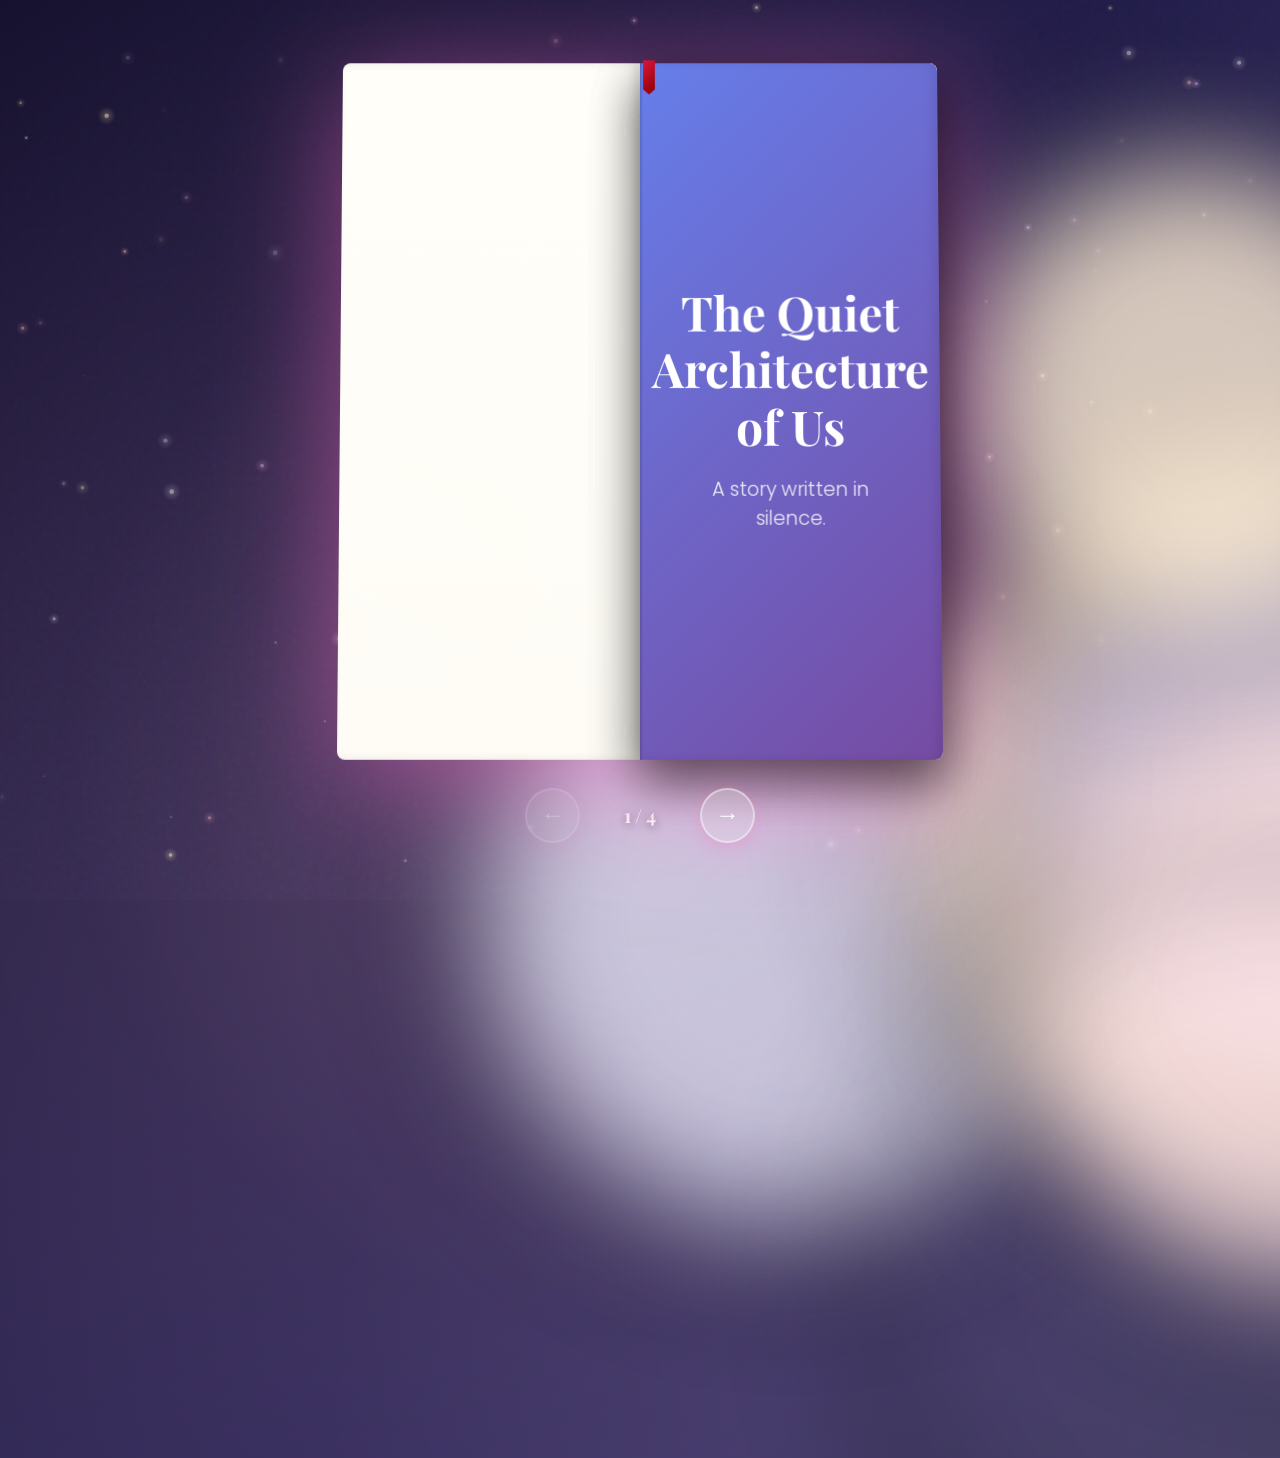
<file: index.html>
<!DOCTYPE html>
<html lang="en">
<head>
    <meta charset="UTF-8">
    <meta name="viewport" content="width=device-width, initial-scale=1.0, user-scalable=no">
    <title>The Quiet Architecture of Us</title>
    <link rel="icon" href="data:image/svg+xml,<svg xmlns='http://www.w3.org/2000/svg' viewBox='0 0 100 100'><text y='0.9em' font-size='90'>📖</text></svg>">
    <link rel="preconnect" href="https://fonts.googleapis.com">
    <link rel="preconnect" href="https://fonts.gstatic.com" crossorigin>
    <link href="https://fonts.googleapis.com/css2?family=Playfair+Display:wght@400;700&family=Poppins:wght@300;400&display=swap" rel="stylesheet">
    <link rel="stylesheet" href="style.css">
</head>
<body>
    <canvas id="particles"></canvas>
    
    <div class="book-container">
        <div class="book">
            <div class="bookmark"></div>
            <div class="page" data-page="0">
                <div class="front cover">
                    <h1>The Quiet Architecture of Us</h1>
                    <p class="subtitle">A story written in silence.</p>
                </div>
                <div class="back">
                    <div class="content">
                        <h2>The First Chapter</h2>
                        <div class="image-frame" style="background: linear-gradient(135deg, #FFB6C1, #FFC0CB); display: flex; align-items: center; justify-content: center; color: white; font-size: 1.5rem; font-family: 'Playfair Display', serif;">
                            <img src="images/page1.jpg" alt="The First Chapter" loading="lazy" onerror="this.style.display='none'; this.parentElement.innerHTML='The First Chapter';">
                        </div>
                        <p class="typewriter" data-text="In the beginning, we were strangers navigating the same crowded room. Your laughter cut through the noise like sunlight through morning fog. I didn't know then that this moment would become the foundation of everything we'd build together."></p>
                    </div>
                </div>
            </div>

            <div class="page" data-page="1">
                <div class="front">
                    <div class="content">
                        <h2>Between Words</h2>
                        <div class="image-frame" style="background: linear-gradient(135deg, #E6B8D7, #D8A7C5); display: flex; align-items: center; justify-content: center; color: white; font-size: 1.5rem; font-family: 'Playfair Display', serif;">
                            <img src="images/page2.jpg" alt="Between Words" loading="lazy" onerror="this.style.display='none'; this.parentElement.innerHTML='Between Words';">
                        </div>
                        <p class="typewriter" data-text="We learned to speak in silences, in the spaces between sentences where understanding lives. Your hand finding mine in the dark, the way you know my thoughts before I voice them—this is our language, written in gestures and glances."></p>
                    </div>
                </div>
                <div class="back">
                    <div class="content">
                        <h2>Unspoken Promises</h2>
                        <div class="image-frame" style="background: linear-gradient(135deg, #FFD6E8, #FFC1E0); display: flex; align-items: center; justify-content: center; color: white; font-size: 1.5rem; font-family: 'Playfair Display', serif;">
                            <img src="images/page3.jpg" alt="Unspoken Promises" loading="lazy" onerror="this.style.display='none'; this.parentElement.innerHTML='Unspoken Promises';">
                        </div>
                        <p class="typewriter" data-text="We never needed grand declarations. Our promises were whispered in morning coffee rituals, in the way you save the last bite for me, in how we've memorized each other's dreams. These small eternities are our vows."></p>
                    </div>
                </div>
            </div>

            <div class="page" data-page="2">
                <div class="front">
                    <div class="content">
                        <h2>Still Growing</h2>
                        <div class="image-frame" style="background: linear-gradient(135deg, #F5C2D8, #E8B5CE); display: flex; align-items: center; justify-content: center; color: white; font-size: 1.5rem; font-family: 'Playfair Display', serif;">
                            <img src="images/page4.jpg" alt="Still Growing" loading="lazy" onerror="this.style.display='none'; this.parentElement.innerHTML='Still Growing';">
                        </div>
                        <p class="typewriter" data-text="Love isn't a destination but a garden we tend together. Through seasons of joy and storms of doubt, we keep planting seeds of patience, watering them with forgiveness. What we're building has no blueprint—only trust and time."></p>
                    </div>
                </div>
                <div class="back">
                    <div class="content back-cover">
                        <p class="ending">And so we continue,<br>writing our story<br>one quiet moment<br>at a time.</p>
                    </div>
                </div>
            </div>
        </div>

        <div class="navigation">
            <button id="prevBtn" class="nav-btn">←</button>
            <span id="pageIndicator">1 / 5</span>
            <button id="nextBtn" class="nav-btn">→</button>
        </div>
    </div>

    <audio id="flipSound" preload="auto">
        <source src="sounds/flip.mp3" type="audio/mpeg">
    </audio>

    <script src="script.js"></script>
</body>
</html>
</file>
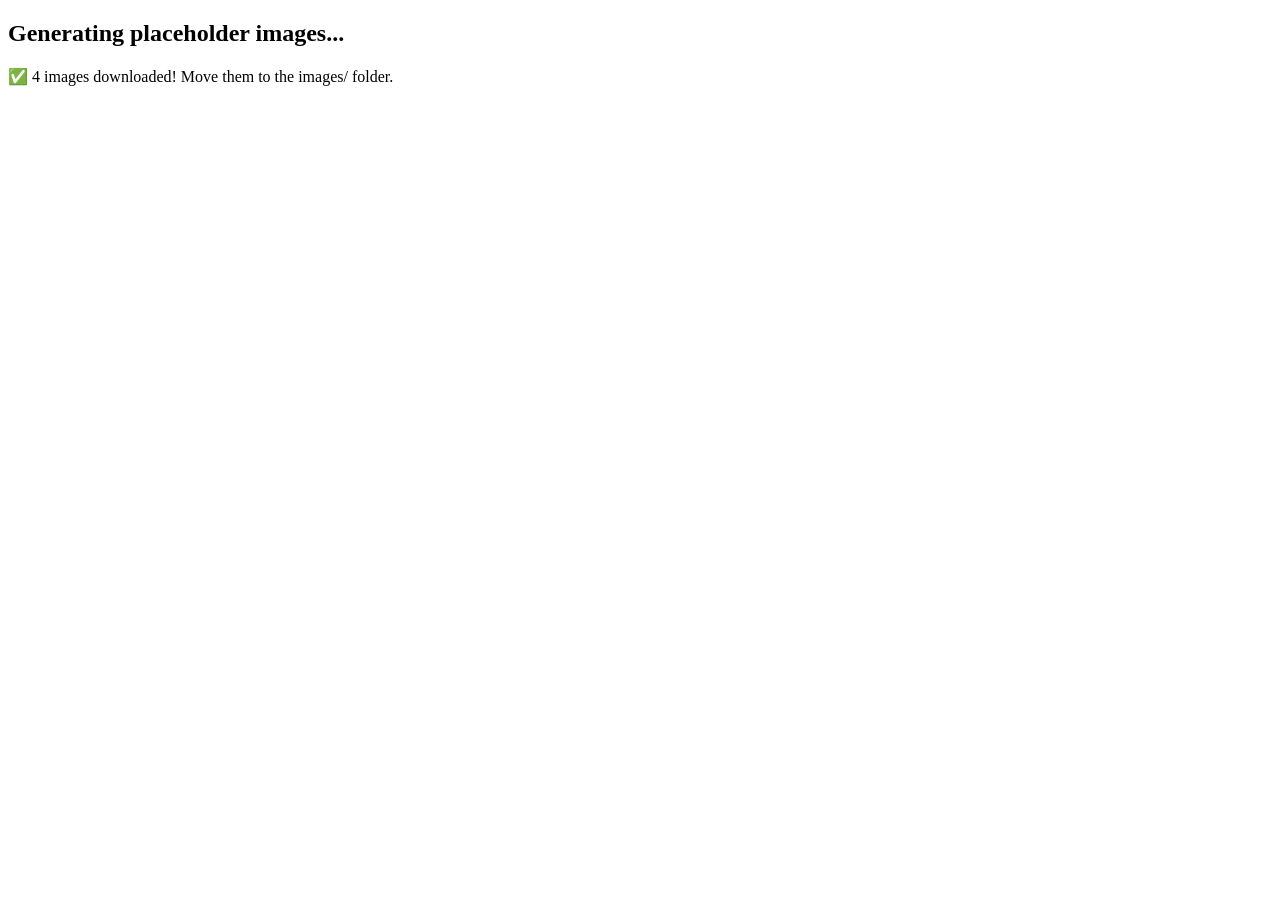
<file: generate-images.html>
<!DOCTYPE html>
<html>
<head>
    <title>Generate Placeholder Images</title>
</head>
<body>
    <h2>Generating placeholder images...</h2>
    <script>
        const colors = [
            ['#FFB6C1', '#FFC0CB'],
            ['#E6B8D7', '#D8A7C5'],
            ['#FFD6E8', '#FFC1E0'],
            ['#F5C2D8', '#E8B5CE']
        ];

        const titles = ['The First Chapter', 'Between Words', 'Unspoken Promises', 'Still Growing'];

        for (let i = 0; i < 4; i++) {
            const canvas = document.createElement('canvas');
            canvas.width = 800;
            canvas.height = 600;
            const ctx = canvas.getContext('2d');

            const gradient = ctx.createLinearGradient(0, 0, 800, 600);
            gradient.addColorStop(0, colors[i][0]);
            gradient.addColorStop(1, colors[i][1]);
            ctx.fillStyle = gradient;
            ctx.fillRect(0, 0, 800, 600);

            ctx.fillStyle = 'rgba(255, 255, 255, 0.8)';
            ctx.font = 'bold 48px Playfair Display, serif';
            ctx.textAlign = 'center';
            ctx.textBaseline = 'middle';
            ctx.fillText(titles[i], 400, 300);

            canvas.toBlob(blob => {
                const url = URL.createObjectURL(blob);
                const a = document.createElement('a');
                a.href = url;
                a.download = `page${i + 1}.jpg`;
                a.click();
                URL.revokeObjectURL(url);
            }, 'image/jpeg', 0.9);
        }

        document.body.innerHTML += '<p>✅ 4 images downloaded! Move them to the images/ folder.</p>';
    </script>
</body>
</html>
</file>
<file: style.css>
* {
    margin: 0;
    padding: 0;
    box-sizing: border-box;
    -webkit-tap-highlight-color: transparent;
}

body {
    font-family: 'Poppins', sans-serif;
    background:
        radial-gradient(circle at 15% 50%, rgba(255, 182, 193, 0.15) 0%, transparent 50%),
        radial-gradient(circle at 85% 30%, rgba(200, 162, 200, 0.15) 0%, transparent 50%),
        radial-gradient(circle at 50% 80%, rgba(255, 236, 179, 0.1) 0%, transparent 50%),
        linear-gradient(135deg, #0f0c29 0%, #302b63 50%, #24243e 100%);
    background-size: 200% 200%;
    animation: celestialBreathe 25s ease-in-out infinite alternate;
    min-height: 100vh;
    display: flex;
    justify-content: center;
    align-items: center;
    padding: 20px;
    overflow: hidden;
    position: relative;
}

body::before {
    content: '';
    position: fixed;
    top: 0;
    left: 0;
    width: 100%;
    height: 100%;
    background:
        radial-gradient(ellipse at center, rgba(255, 255, 255, 0.03) 0%, transparent 80%),
        url("data:image/svg+xml,%3Csvg viewBox='0 0 200 200' xmlns='http://www.w3.org/2000/svg'%3E%3Cfilter id='noiseFilter'%3E%3CfeTurbulence type='fractalNoise' baseFrequency='0.8' numOctaves='3' stitchTiles='stitch'/%3E%3C/filter%3E%3Crect width='100%25' height='100%25' filter='url(%23noiseFilter)'/%3E%3C/svg%3E");
    opacity: 0.15;
    pointer-events: none;
    z-index: 0;
    mix-blend-mode: overlay;
}

@keyframes celestialBreathe {
    0% {
        background-position: 0% 0%;
    }

    100% {
        background-position: 100% 100%;
    }
}

#particles {
    position: fixed;
    top: 0;
    left: 0;
    width: 100%;
    height: 100%;
    pointer-events: none;
    z-index: 1;
}

.book-container {
    perspective: 3000px;
    display: flex;
    flex-direction: column;
    align-items: center;
    gap: 30px;
    position: relative;
    z-index: 2;
}

.book-container::before {
    content: '';
    position: absolute;
    width: 1400px;
    height: 1400px;
    background: radial-gradient(circle, rgba(255, 255, 255, 0.12), rgba(255, 182, 193, 0.05) 30%, transparent 60%);
    z-index: -1;
    animation: divineGlow 8s ease-in-out infinite alternate;
    pointer-events: none;
}

@keyframes divineGlow {
    0% {
        opacity: 0.8;
        transform: scale(0.95) translateY(10px);
    }

    100% {
        opacity: 1;
        transform: scale(1.05) translateY(-10px);
    }
}

.glow-orb {
    position: fixed;
    border-radius: 50%;
    opacity: 0.8;
    filter: blur(60px);
    pointer-events: none;
    z-index: 1;
    animation: magicFloat 12s ease-in-out infinite;
    box-shadow: 0 0 100px currentColor;
}

.glow-orb:nth-child(1) {
    background: #ffb6c1;
    /* Soft Pink */
    animation-duration: 25s;
}

.glow-orb:nth-child(2) {
    background: #e6e6fa;
    /* Lavender */
    animation-duration: 28s;
    animation-delay: -2s;
}

.glow-orb:nth-child(3) {
    background: #ffebcd;
    /* Champagne / Warm */
    animation-duration: 32s;
    animation-delay: -5s;
}

.glow-orb:nth-child(4) {
    background: #dcd0ff;
    /* Pale Purple */
    animation-duration: 24s;
    animation-delay: -7s;
}

.glow-orb:nth-child(5) {
    background: #ffe4e1;
    /* Misty Rose */
    animation-duration: 30s;
    animation-delay: -3s;
}

.glow-orb:nth-child(6) {
    background: #ffefd5;
    /* Pale Gold */
    animation-duration: 26s;
    animation-delay: -9s;
}

@keyframes magicFloat {

    0%,
    100% {
        transform: translate(0, 0) scale(1);
        opacity: 0.3;
    }

    33% {
        transform: translate(60px, -60px) scale(1.15);
        opacity: 0.6;
    }

    66% {
        transform: translate(-40px, 50px) scale(0.9);
        opacity: 0.4;
    }
}

.book {
    position: relative;
    width: 600px;
    height: 700px;
    border-radius: 8px;
    transform-style: preserve-3d;
    transform: rotateX(5deg);
    filter: drop-shadow(0 20px 60px rgba(255, 110, 199, 0.5));
}

.book::before {
    content: '';
    position: absolute;
    left: 0;
    top: 0;
    width: 50%;
    height: 100%;
    background: linear-gradient(to bottom, #fffef9 0%, #fefcf5 100%);
    border-radius: 8px 0 0 8px;
    box-shadow: inset -5px 0 10px rgba(0, 0, 0, 0.1);
}

.page {
    position: absolute;
    width: 50%;
    height: 100%;
    right: 0;
    transform-origin: left center;
    transform-style: preserve-3d;
    transition: transform 1s cubic-bezier(0.25, 0.46, 0.45, 0.94);
    will-change: transform;
}

.page::after {
    content: '';
    position: absolute;
    left: 0;
    top: 0;
    width: 3px;
    height: 100%;
    background: linear-gradient(to right, rgba(0, 0, 0, 0.15), transparent);
    z-index: 10;
}

.front,
.back {
    position: absolute;
    width: 100%;
    height: 100%;
    backface-visibility: hidden;
    background: linear-gradient(to bottom, #fffef9 0%, #fefcf5 100%);
    border-radius: 0 8px 8px 0;
    padding: 40px;
    overflow: hidden;
    box-shadow:
        0 20px 50px rgba(0, 0, 0, 0.25),
        inset -5px 0 10px rgba(0, 0, 0, 0.08);
}

.front::before,
.back::before {
    content: '';
    position: absolute;
    top: 0;
    left: 0;
    width: 100%;
    height: 100%;
    background-image:
        repeating-linear-gradient(0deg, transparent, transparent 2px, rgba(0, 0, 0, 0.01) 2px, rgba(0, 0, 0, 0.01) 4px),
        repeating-linear-gradient(90deg, transparent, transparent 2px, rgba(0, 0, 0, 0.01) 2px, rgba(0, 0, 0, 0.01) 4px);
    pointer-events: none;
    opacity: 0.3;
}

.back {
    transform: rotateY(180deg);
}

.page.flipped {
    transform: rotateY(-180deg);
}

.page.flipping {
    animation: pageFlipGlow 1s ease-in-out;
    box-shadow: -15px 0 40px rgba(0, 0, 0, 0.15), 0 0 40px rgba(255, 182, 193, 0.3);
    z-index: 99 !important;
}

.page.flipping::before {
    content: "";
    position: absolute;
    right: -5px;
    top: 0;
    width: 10px;
    height: 100%;
    background: linear-gradient(to left, rgba(255, 255, 255, 0.5), transparent);
    z-index: 20;
}

@keyframes pageFlipGlow {

    0%,
    100% {
        filter: brightness(1) sepia(0%);
    }

    50% {
        filter: brightness(1.05) sepia(5%);
    }
}

.bookmark {
    position: absolute;
    top: -3px;
    left: 50%;
    width: 12px;
    height: 35px;
    background: linear-gradient(135deg, #dc143c, #8b0000);
    box-shadow: 0 1px 4px rgba(0, 0, 0, 0.3);
    z-index: 10;
    transition: left 0.8s cubic-bezier(0.25, 0.46, 0.45, 0.94);
    clip-path: polygon(0 0, 100% 0, 100% 85%, 50% 100%, 0 85%);
}

.page[data-page="0"] {
    z-index: 3;
}

.page[data-page="1"] {
    z-index: 2;
}

.page[data-page="2"] {
    z-index: 1;
}

.page[data-page="0"].flipped {
    z-index: 1;
}

.page[data-page="1"].flipped {
    z-index: 2;
}

.page[data-page="2"].flipped {
    z-index: 3;
}

.cover {
    background: linear-gradient(135deg, #667eea 0%, #764ba2 100%);
    display: flex;
    flex-direction: column;
    justify-content: center;
    align-items: center;
    text-align: center;
    color: white;
}

.cover::before {
    background-image: none;
}

.cover h1 {
    font-family: 'Playfair Display', serif;
    font-size: 3rem;
    font-weight: 700;
    margin-bottom: 20px;
    line-height: 1.2;
}

.cover .subtitle {
    font-size: 1.2rem;
    font-weight: 300;
    opacity: 0.9;
}

.content {
    display: flex;
    flex-direction: column;
    gap: 15px;
    height: 100%;
    justify-content: flex-start;
}

.content h2 {
    font-family: 'Playfair Display', serif;
    font-size: 1.8rem;
    color: #764ba2;
    margin-bottom: 5px;
    flex-shrink: 0;
}

.image-frame {
    width: 100%;
    height: 200px;
    border-radius: 8px;
    overflow: hidden;
    background: #e0e0d8;
    box-shadow: 0 4px 15px rgba(0, 0, 0, 0.15);
    transition: transform 0.3s ease;
    flex-shrink: 0;
}

.image-frame:hover {
    transform: scale(1.02);
}

.image-frame img {
    width: 100%;
    height: 100%;
    object-fit: cover;
}

.content p {
    font-size: 0.95rem;
    line-height: 1.7;
    color: #333;
    font-weight: 300;
    flex: 1;
    overflow-y: auto;
}

.typewriter {
    min-height: 100px;
}

.back-cover {
    justify-content: center;
    align-items: center;
    text-align: center;
}

.ending {
    font-family: 'Playfair Display', serif;
    font-size: 1.8rem;
    color: #764ba2;
    font-style: italic;
    line-height: 2;
}

.navigation {
    display: flex;
    align-items: center;
    gap: 30px;
}

.nav-btn {
    width: 55px;
    height: 55px;
    background: rgba(255, 255, 255, 0.2);
    backdrop-filter: blur(10px);
    border: 2px solid rgba(255, 255, 255, 0.4);
    color: #fff;
    font-size: 1.5rem;
    border-radius: 50%;
    transition: all 0.3s ease;
    cursor: pointer;
    box-shadow: 0 4px 15px rgba(255, 110, 199, 0.3);
}

.nav-btn:hover:not(:disabled) {
    background: rgba(255, 110, 199, 0.8);
    color: white;
    transform: scale(1.15);
    box-shadow: 0 8px 25px rgba(255, 110, 199, 0.6);
}

.nav-btn:disabled {
    opacity: 0.3;
    cursor: not-allowed;
}

#pageIndicator {
    font-family: 'Playfair Display', serif;
    font-size: 1.2rem;
    color: #fff;
    font-weight: 700;
    min-width: 60px;
    text-align: center;
    text-shadow: 0 2px 10px rgba(0, 0, 0, 0.5);
}

@media (max-width: 768px) {
    body {
        padding: 10px;
    }

    .book {
        width: 90vw;
        height: 75vh;
        max-width: 400px;
        max-height: 550px;
    }

    .cover h1 {
        font-size: 1.8rem;
    }

    .cover .subtitle {
        font-size: 1rem;
    }

    .front,
    .back {
        padding: 20px;
        border-radius: 0 6px 6px 0;
    }

    .content h2 {
        font-size: 1.4rem;
    }

    .image-frame {
        height: 140px;
    }

    .content p {
        font-size: 0.8rem;
        line-height: 1.5;
    }

    .typewriter {
        min-height: 80px;
    }

    .ending {
        font-size: 1.3rem;
    }

    .navigation {
        gap: 20px;
    }

    .nav-btn {
        width: 45px;
        height: 45px;
        font-size: 1.3rem;
    }

    #pageIndicator {
        font-size: 1rem;
    }
}

@media (max-width: 480px) {
    .book {
        max-width: 320px;
        max-height: 480px;
    }

    .cover h1 {
        font-size: 1.5rem;
    }

    .cover .subtitle {
        font-size: 0.9rem;
    }

    .front,
    .back {
        padding: 20px;
    }

    .content h2 {
        font-size: 1.2rem;
    }

    .image-frame {
        height: 130px;
    }

    .content p {
        font-size: 0.8rem;
    }

    .typewriter {
        min-height: 90px;
    }

    .ending {
        font-size: 1.1rem;
    }

    .nav-btn {
        width: 40px;
        height: 40px;
        font-size: 1.2rem;
    }
}

@media (max-width: 360px) {
    .book {
        max-width: 280px;
        max-height: 420px;
    }

    .cover h1 {
        font-size: 1.3rem;
    }

    .front,
    .back {
        padding: 15px;
    }

    .content h2 {
        font-size: 1.1rem;
    }

    .image-frame {
        height: 110px;
    }

    .content p {
        font-size: 0.75rem;
    }
}
</file>
